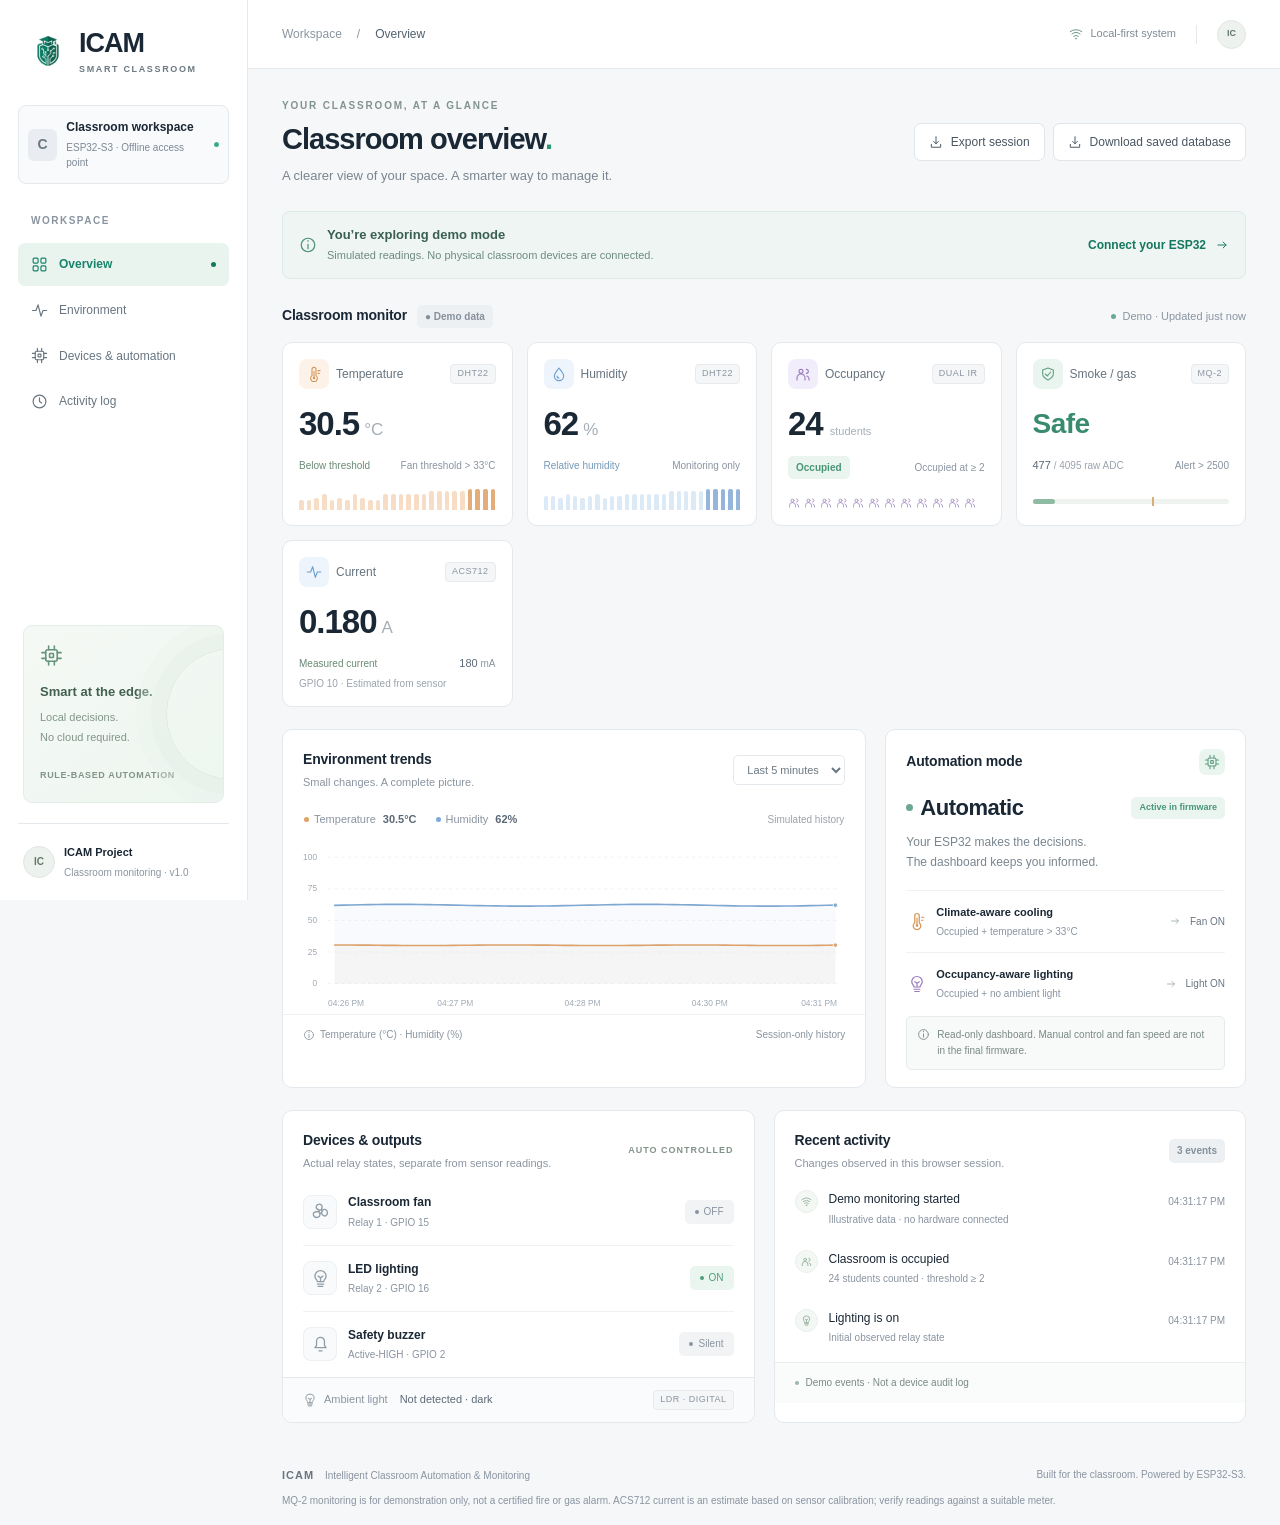
<file: data/index.html>
<!DOCTYPE html>
<html lang="en">
<head>
  <meta charset="UTF-8"><meta name="viewport" content="width=device-width, initial-scale=1">
  <meta name="theme-color" content="#137d68"><meta name="description" content="ICAM classroom monitoring dashboard for the ESP32-S3. Rule-based automation, clearly visible.">
  <title>ICAM · Classroom overview</title><link rel="stylesheet" href="styles.css"><script src="app.js" defer></script>
</head>
<body>
<svg class="svg-library" xmlns="http://www.w3.org/2000/svg" aria-hidden="true"><defs>
<symbol id="i-grid" viewBox="0 0 24 24"><rect x="3" y="3" width="7" height="7" rx="1.5"/><rect x="14" y="3" width="7" height="7" rx="1.5"/><rect x="3" y="14" width="7" height="7" rx="1.5"/><rect x="14" y="14" width="7" height="7" rx="1.5"/></symbol>
<symbol id="i-chip" viewBox="0 0 24 24"><rect x="6" y="6" width="12" height="12" rx="2"/><path d="M9 2v4m6-4v4M9 18v4m6-4v4M2 9h4m-4 6h4m12-6h4m-4 6h4"/><rect x="10" y="10" width="4" height="4" rx=".5"/></symbol>
<symbol id="i-temp" viewBox="0 0 24 24"><path d="M9 14.5V5a3 3 0 0 1 6 0v9.5a5 5 0 1 1-6 0Z"/><path d="M12 8v9m6-10h3m-3 4h2"/><circle cx="12" cy="18" r="1"/></symbol>
<symbol id="i-drop" viewBox="0 0 24 24"><path d="M12 3C9 7 5 11 5 15a7 7 0 0 0 14 0c0-4-4-8-7-12Z"/><path d="M9 15a3 3 0 0 0 3 3"/></symbol>
<symbol id="i-users" viewBox="0 0 24 24"><circle cx="9" cy="8" r="3"/><path d="M3 21v-3a6 6 0 0 1 12 0v3M17 5a3 3 0 0 1 0 6m1 4a5 5 0 0 1 3 4v2"/></symbol>
<symbol id="i-shield" viewBox="0 0 24 24"><path d="m12 3 8 3v6c0 5-8 9-8 9s-8-4-8-9V6Z"/><path d="m8 12 3 3 5-6"/></symbol>
<symbol id="i-bulb" viewBox="0 0 24 24"><path d="M8 16c0-3-3-3-3-7a7 7 0 0 1 14 0c0 4-3 4-3 7ZM8 19h8m-7 3h6m-3-6v-5m-3-2 3 2 3-2"/></symbol>
<symbol id="i-fan" viewBox="0 0 24 24"><circle cx="12" cy="12" r="2"/><path d="M10 10C3 8 8 1 12 3c3 1 2 5 1 7m1 1c5-5 9 3 5 6-2 2-5-1-6-3m-2 0c2 7-7 7-8 2-1-3 3-4 7-4"/></symbol>
<symbol id="i-bell" viewBox="0 0 24 24"><path d="M5 16h14l-2-3V8a5 5 0 0 0-10 0v5Zm5 4h4"/></symbol>
<symbol id="i-wifi" viewBox="0 0 24 24"><path d="M2 8a16 16 0 0 1 20 0M5 12a11 11 0 0 1 14 0m-11 4a6 6 0 0 1 8 0"/><circle cx="12" cy="20" r=".7"/></symbol>
<symbol id="i-book" viewBox="0 0 24 24"><path d="M12 5C8 2 3 4 3 4v15s5-2 9 1c4-3 9-1 9-1V4s-5-2-9 1Zm0 0v15"/></symbol>
<symbol id="i-arrow" viewBox="0 0 24 24"><path d="M5 12h14m-5-5 5 5-5 5"/></symbol>
<symbol id="i-download" viewBox="0 0 24 24"><path d="M12 3v12m-4-4 4 4 4-4M4 16v5h16v-5"/></symbol>
<symbol id="i-pulse" viewBox="0 0 24 24"><path d="M2 12h5l3-8 4 16 3-8h5"/></symbol>
<symbol id="i-clock" viewBox="0 0 24 24"><circle cx="12" cy="12" r="9"/><path d="M12 7v5l3 2"/></symbol>
<symbol id="i-info" viewBox="0 0 24 24"><circle cx="12" cy="12" r="9"/><path d="M12 11v6m0-11v1"/></symbol>
</defs></svg>
<aside class="sidebar">
  <a class="brand" href="index.html" aria-label="ICAM home"><span class="brand-icon"><img src="[data-uri]" alt="ICAM Logo" class="brand-logo-img"></span><span>ICAM<span class="brand-sub">SMART CLASSROOM</span></span></a>
  <div class="workspace"><span class="room-icon">C</span><span>Classroom workspace<small>ESP32-S3 · Offline access point</small></span><span class="workspace-dot"></span></div>
  <p class="nav-label">WORKSPACE</p>
  <nav aria-label="Main navigation"><a class="nav-link active" href="#overview"><svg><use href="#i-grid"/></svg>Overview<span class="nav-selected"></span></a><a class="nav-link" href="#environment"><svg><use href="#i-pulse"/></svg>Environment</a><a class="nav-link" href="#devices"><svg><use href="#i-chip"/></svg>Devices & automation</a><a class="nav-link" href="#activity"><svg><use href="#i-clock"/></svg>Activity log</a></nav>
  <div class="sidebar-bottom"><div class="edge-card"><span class="edge-symbol"><svg><use href="#i-chip"/></svg></span><strong>Smart at the edge.</strong><p>Local decisions.<br>No cloud required.</p><span class="tiny-label">RULE-BASED AUTOMATION</span></div><div class="sidebar-footer"><span class="avatar">IC</span><span>ICAM Project<small>Classroom monitoring · v1.0</small></span></div></div>
</aside>
<div class="app-shell">
<header class="topbar"><div class="breadcrumb">Workspace <span>/</span> <strong>Overview</strong></div><div class="topbar-right"><span class="local-label"><svg><use href="#i-wifi"/></svg> Local-first system</span><span class="header-divider"></span><span class="avatar small">IC</span></div></header>
<main id="overview">
  <section class="page-heading"><div><div class="eyebrow">YOUR CLASSROOM, AT A GLANCE</div><h1>Classroom overview<span class="heading-dot">.</span></h1><p>A clearer view of your space. A smarter way to manage it.</p></div><div style="display:flex;gap:8px;flex-wrap:wrap"><button class="button" id="export-button"><svg><use href="#i-download"/></svg>Export session</button><button class="button" id="database-button"><svg><use href="#i-download"/></svg>Download saved database</button></div></section>
  <section class="source-banner" aria-label="Data source"><div class="source-message"><span class="source-icon"><svg><use href="#i-info"/></svg></span><div><strong id="source-title">Offline-ready classroom dashboard</strong><span id="source-description">Connect directly to the ESP32 Wi-Fi network to see real sensor readings; no internet is required.</span></div></div><button class="text-button" id="source-button">Connection guide <svg><use href="#i-arrow"/></svg></button></section>
  <section class="section-heading monitoring-heading"><div class="section-title"><h2>Classroom monitor</h2><span class="pill neutral" id="data-badge"><span class="status-dot"></span>Demo data</span></div><div class="last-updated"><span class="status-dot"></span><span id="updated-label">Waiting for readings</span></div></section>
  <section class="metrics" aria-label="Current sensor readings">
    <article class="metric-card"><div class="metric-top"><span class="icon-box orange"><svg><use href="#i-temp"/></svg></span><span class="metric-label">Temperature</span><span class="sensor-tag">DHT22</span></div><div class="metric-value"><span id="temperature">—</span><span class="unit">°C</span></div><div class="metric-bottom"><span class="metric-status" id="temp-status">—</span><span>Fan threshold &gt; 33°C</span></div><div class="mini-bars orange-bars" aria-hidden="true"><i></i><i></i><i></i><i></i><i></i><i></i><i></i><i></i><i></i><i></i><i></i><i></i><i></i><i></i><i></i><i></i><i></i><i></i><i></i><i></i><i></i><i></i><i></i><i></i><i></i><i></i></div></article>
    <article class="metric-card"><div class="metric-top"><span class="icon-box blue"><svg><use href="#i-drop"/></svg></span><span class="metric-label">Humidity</span><span class="sensor-tag">DHT22</span></div><div class="metric-value"><span id="humidity">—</span><span class="unit">%</span></div><div class="metric-bottom"><span class="metric-status blue-text">Relative humidity</span><span>Monitoring only</span></div><div class="mini-bars blue-bars" aria-hidden="true"><i></i><i></i><i></i><i></i><i></i><i></i><i></i><i></i><i></i><i></i><i></i><i></i><i></i><i></i><i></i><i></i><i></i><i></i><i></i><i></i><i></i><i></i><i></i><i></i><i></i><i></i><i></i></div></article>
    <article class="metric-card"><div class="metric-top"><span class="icon-box purple"><svg><use href="#i-users"/></svg></span><span class="metric-label">Occupancy</span><span class="sensor-tag">DUAL IR</span></div><div class="metric-value"><span id="students">—</span><span class="unit unit-word">students</span></div><div class="metric-bottom"><span class="pill green" id="occupancy">—</span><span>Occupied at ≥ 2</span></div><div class="occupancy-visual" id="occupancy-visual" aria-hidden="true"></div></article>
    <article class="metric-card"><div class="metric-top"><span class="icon-box mint"><svg><use href="#i-shield"/></svg></span><span class="metric-label">Smoke / gas</span><span class="sensor-tag">MQ-2</span></div><div class="metric-value gas-value" id="gas-status">—</div><div class="metric-bottom"><span><strong id="gas-raw">—</strong> <span class="muted">/ 4095 raw ADC</span></span><span>Alert &gt; 2500</span></div><div class="gas-meter"><span id="gas-meter-fill"></span><i title="Gas threshold: 2500"></i></div></article>
    <article class="metric-card"><div class="metric-top"><span class="icon-box blue"><svg><use href="#i-pulse"/></svg></span><span class="metric-label">Current</span><span class="sensor-tag">ACS712</span></div><div class="metric-value"><span id="current-amps">—</span><span class="unit">A</span></div><div class="metric-bottom"><span class="metric-status">Measured current</span><span><strong id="current-ma">—</strong> mA</span></div><div class="metric-bottom"><span class="muted">GPIO 10 · Estimated from sensor</span></div></article>
  </section>
  <div class="main-grid">
    <section class="panel environment-panel" id="environment"><div class="panel-heading"><div><h2>Environment trends</h2><p>Small changes. A complete picture.</p></div><select id="chart-range" aria-label="Chart time range"><option value="5">Last 5 minutes</option><option value="1">Last 1 minute</option></select></div><div class="chart-legend"><span><i class="legend-dot temp-dot"></i>Temperature <strong id="legend-temp">—</strong></span><span><i class="legend-dot humidity-dot"></i>Humidity <strong id="legend-humidity">—</strong></span><span class="chart-session" id="chart-session">Simulated history</span></div><div class="chart-wrap"><svg id="trend-chart" viewBox="0 0 660 210" role="img" aria-label="Temperature and humidity readings over time"></svg><div id="chart-empty" hidden>No valid readings yet. History starts when your device connects.</div></div><div class="chart-foot"><svg><use href="#i-info"/></svg>Temperature (°C) · Humidity (%) <span>Session-only history</span></div></section>
    <section class="panel automation-panel"><div class="panel-heading"><h2>Automation mode</h2><span class="icon-box compact mint"><svg><use href="#i-chip"/></svg></span></div><div class="auto-label"><span class="status-dot"></span>Automatic<span class="pill green">Active in firmware</span></div><p class="automation-description">Your ESP32 makes the decisions.<br>The dashboard keeps you informed.</p><div class="rule"><span class="rule-icon orange"><svg><use href="#i-temp"/></svg></span><div><strong>Climate-aware cooling</strong><span>Occupied + temperature &gt; 33°C</span></div><svg><use href="#i-arrow"/></svg><span class="rule-result">Fan ON</span></div><div class="rule"><span class="rule-icon purple"><svg><use href="#i-bulb"/></svg></span><div><strong>Occupancy-aware lighting</strong><span>Occupied + no ambient light</span></div><svg><use href="#i-arrow"/></svg><span class="rule-result">Light ON</span></div><div class="mode-note"><svg><use href="#i-info"/></svg>Read-only dashboard. Manual control and fan speed are not in the final firmware.</div></section>
  </div>
  <div class="lower-grid">
    <section class="panel device-panel" id="devices"><div class="panel-heading"><div><h2>Devices & outputs</h2><p>Actual relay states, separate from sensor readings.</p></div><span class="tiny-label">AUTO CONTROLLED</span></div><div class="device-list"><article class="device"><span class="device-icon"><svg><use href="#i-fan"/></svg></span><div><h3>Classroom fan</h3><p>Relay 1 · GPIO 15</p></div><span class="device-state" id="fan-state">—</span></article><article class="device"><span class="device-icon"><svg><use href="#i-bulb"/></svg></span><div><h3>LED lighting</h3><p>Relay 2 · GPIO 16</p></div><span class="device-state" id="light-state">—</span></article><article class="device"><span class="device-icon"><svg><use href="#i-bell"/></svg></span><div><h3>Safety buzzer</h3><p>Active-HIGH · GPIO 2</p></div><span class="device-state" id="buzzer-state">—</span></article></div><div class="ambient-row"><svg><use href="#i-bulb"/></svg><span>Ambient light <strong id="ambient-state">—</strong></span><span class="sensor-tag">LDR · DIGITAL</span></div></section>
    <section class="panel activity-panel" id="activity"><div class="panel-heading"><div><h2>Recent activity</h2><p>Changes observed in this browser session.</p></div><span class="pill neutral" id="event-count">0 events</span></div><ol id="activity-list" class="activity-list"></ol><div class="activity-footer"><span class="status-dot"></span><span id="activity-source">Demo events · Not a device audit log</span></div></section>
  </div>
  <footer class="page-footer"><span><strong>ICAM</strong> Intelligent Classroom Automation & Monitoring</span><span>Built for the classroom. Powered by ESP32-S3.</span></footer>
  <p class="safety-note">MQ-2 monitoring is for demonstration only, not a certified fire or gas alarm. ACS712 current is an estimate based on sensor calibration; verify readings against a suitable meter.</p>
</main>
</div>
<dialog id="source-dialog"><div class="dialog-heading"><span class="eyebrow">DASHBOARD CONNECTION</span><button id="close-dialog" class="close-button" aria-label="Close dialog">×</button></div><h2>Choose your data source</h2><p>Connect your phone or laptop to the Wi-Fi network created by the ESP32. Internet access and college Wi-Fi are not required.</p><div class="source-option"><h3>Explore demo mode <span class="pill neutral">No hardware</span></h3><p>Preview classroom conditions without operating any real device.</p><label for="demo-scenario">Classroom scenario</label><select id="demo-scenario"><option value="normal">Occupied · lights on · fan off</option><option value="warm">Warm classroom · fan on</option><option value="gas">Gas threshold exceeded</option><option value="empty">Empty classroom · outputs off</option><option value="bright">Bright classroom · lighting off</option></select><button class="button primary" id="demo-button">Use demo data</button></div><div class="source-option"><h3>Connect to your ESP32 <span class="pill green">Offline Wi-Fi</span></h3><p>Connect to <code>ICAM-Classroom</code> (password <code>ICAM@2026</code>), then open <code>http://192.168.4.1</code>. If your phone says “No internet”, choose to stay connected. Device mode reads real sensor data from the ESP32.</p><div class="dialog-actions"><button class="button primary" id="live-button">Use this host’s API</button></div></div></dialog>
<div id="toast" role="status" hidden></div>
</body></html>
</file>
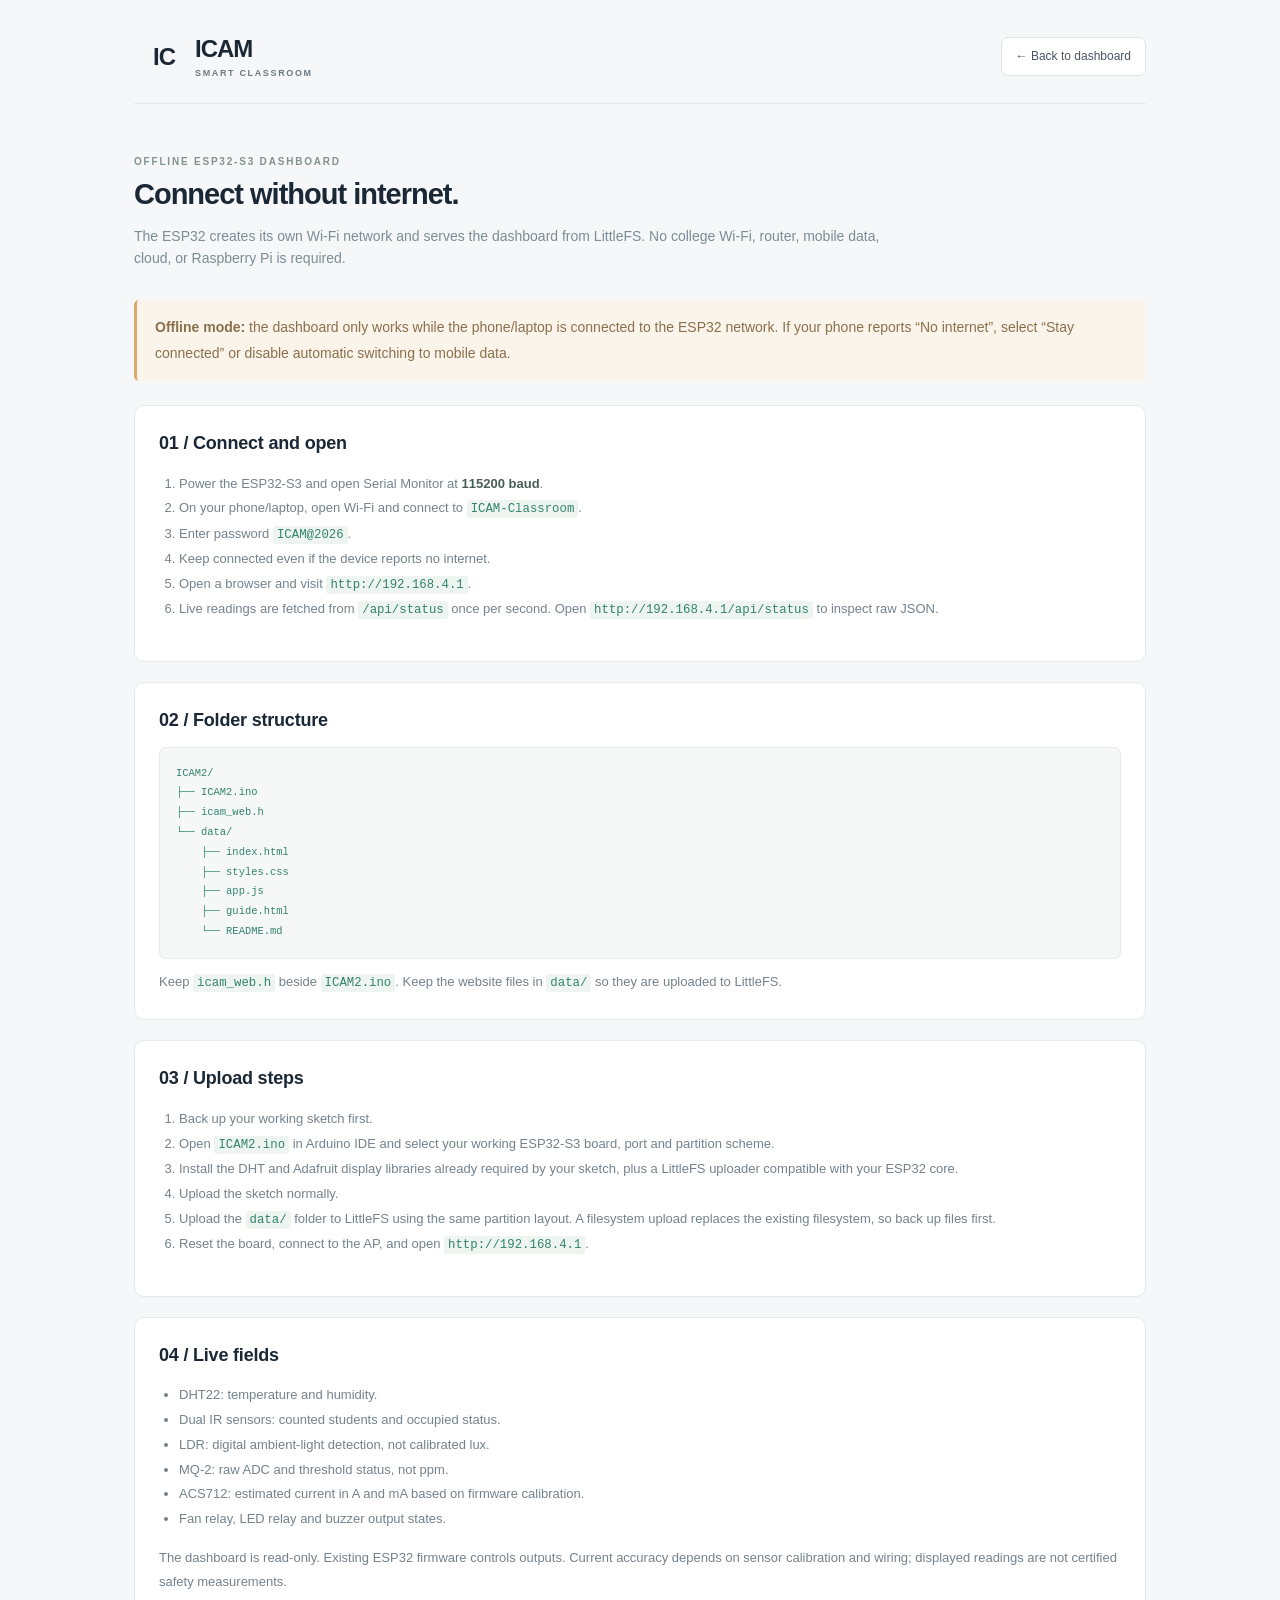
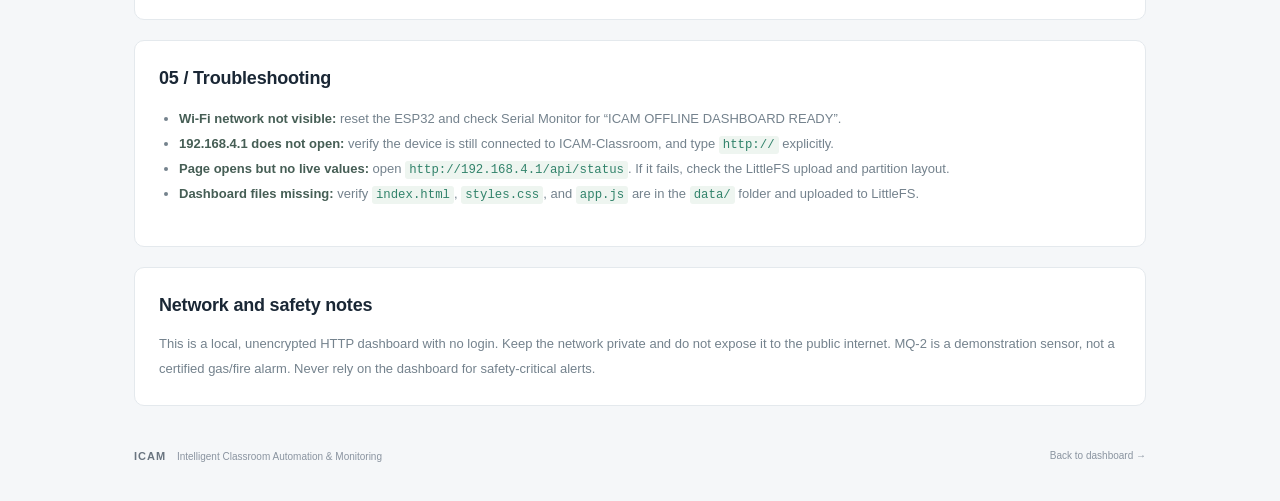
<file: data/guide.html>
<!DOCTYPE html>
<html lang="en">
<head>
  <meta charset="UTF-8">
  <meta name="viewport" content="width=device-width, initial-scale=1">
  <title>ICAM · Offline setup guide</title>
  <link rel="stylesheet" href="styles.css">
</head>
<body>
<main class="guide-shell">
  <header class="guide-header"><a class="brand" href="/"><span class="brand-icon">IC</span><span>ICAM<span class="brand-sub">SMART CLASSROOM</span></span></a><a class="button" href="/">← Back to dashboard</a></header>
  <section class="guide-hero"><div class="eyebrow">OFFLINE ESP32-S3 DASHBOARD</div><h1>Connect without internet.</h1><p>The ESP32 creates its own Wi-Fi network and serves the dashboard from LittleFS. No college Wi-Fi, router, mobile data, cloud, or Raspberry Pi is required.</p></section>
  <div class="guide-warning"><strong>Offline mode:</strong> the dashboard only works while the phone/laptop is connected to the ESP32 network. If your phone reports “No internet”, select “Stay connected” or disable automatic switching to mobile data.</div>
  <section class="guide-card"><h2>01 / Connect and open</h2><ol><li>Power the ESP32-S3 and open Serial Monitor at <strong>115200 baud</strong>.</li><li>On your phone/laptop, open Wi-Fi and connect to <code>ICAM-Classroom</code>.</li><li>Enter password <code>ICAM@2026</code>.</li><li>Keep connected even if the device reports no internet.</li><li>Open a browser and visit <code>http://192.168.4.1</code>.</li><li>Live readings are fetched from <code>/api/status</code> once per second. Open <code>http://192.168.4.1/api/status</code> to inspect raw JSON.</li></ol></section>
  <section class="guide-card"><h2>02 / Folder structure</h2><pre><code>ICAM2/
├── ICAM2.ino
├── icam_web.h
└── data/
    ├── index.html
    ├── styles.css
    ├── app.js
    ├── guide.html
    └── README.md</code></pre><p>Keep <code>icam_web.h</code> beside <code>ICAM2.ino</code>. Keep the website files in <code>data/</code> so they are uploaded to LittleFS.</p></section>
  <section class="guide-card"><h2>03 / Upload steps</h2><ol><li>Back up your working sketch first.</li><li>Open <code>ICAM2.ino</code> in Arduino IDE and select your working ESP32-S3 board, port and partition scheme.</li><li>Install the DHT and Adafruit display libraries already required by your sketch, plus a LittleFS uploader compatible with your ESP32 core.</li><li>Upload the sketch normally.</li><li>Upload the <code>data/</code> folder to LittleFS using the same partition layout. A filesystem upload replaces the existing filesystem, so back up files first.</li><li>Reset the board, connect to the AP, and open <code>http://192.168.4.1</code>.</li></ol></section>
  <section class="guide-card"><h2>04 / Live fields</h2><ul><li>DHT22: temperature and humidity.</li><li>Dual IR sensors: counted students and occupied status.</li><li>LDR: digital ambient-light detection, not calibrated lux.</li><li>MQ-2: raw ADC and threshold status, not ppm.</li><li>ACS712: estimated current in A and mA based on firmware calibration.</li><li>Fan relay, LED relay and buzzer output states.</li></ul><p>The dashboard is read-only. Existing ESP32 firmware controls outputs. Current accuracy depends on sensor calibration and wiring; displayed readings are not certified safety measurements.</p></section>
  <section class="guide-card"><h2>05 / Troubleshooting</h2><ul><li><strong>Wi-Fi network not visible:</strong> reset the ESP32 and check Serial Monitor for “ICAM OFFLINE DASHBOARD READY”.</li><li><strong>192.168.4.1 does not open:</strong> verify the device is still connected to ICAM-Classroom, and type <code>http://</code> explicitly.</li><li><strong>Page opens but no live values:</strong> open <code>http://192.168.4.1/api/status</code>. If it fails, check the LittleFS upload and partition layout.</li><li><strong>Dashboard files missing:</strong> verify <code>index.html</code>, <code>styles.css</code>, and <code>app.js</code> are in the <code>data/</code> folder and uploaded to LittleFS.</li></ul></section>
  <section class="guide-card"><h2>Network and safety notes</h2><p>This is a local, unencrypted HTTP dashboard with no login. Keep the network private and do not expose it to the public internet. MQ-2 is a demonstration sensor, not a certified gas/fire alarm. Never rely on the dashboard for safety-critical alerts.</p></section>
  <footer class="page-footer"><span><strong>ICAM</strong> Intelligent Classroom Automation & Monitoring</span><a href="/">Back to dashboard →</a></footer>
</main>
</body>
</html>
</file>
<file: data/styles.css>
:root {
  --bg: #f5f7f9;
  --white: #fff;
  --ink: #1a2735;
  --muted: #7d8896;
  --green: #14775f;
  --green-soft: #e8f4ee;
  --border: #e4e9ed;
  --sidebar: 248px;
  --orange: #d98e4e;
  --blue: #5e94cc;
}

* {
  box-sizing: border-box;
}

html {
  scroll-behavior: smooth;
  scroll-padding-top: 85px;
}

body {
  margin: 0;
  font-family: Inter, -apple-system, BlinkMacSystemFont, "Segoe UI", sans-serif;
  font-size: 14px;
  color: var(--ink);
  background: var(--bg);
  line-height: 1.55;
  -webkit-font-smoothing: antialiased;
  -moz-osx-font-smoothing: grayscale;
  text-rendering: optimizeLegibility;
}

button,
input,
select {
  font: inherit;
}

button,
a,
select {
  -webkit-tap-highlight-color: transparent;
}

button,
a {
  touch-action: manipulation;
}

button {
  cursor: pointer;
}

a {
  color: inherit;
  text-decoration: none;
}

svg {
  width: 20px;
  height: 20px;
  fill: none;
  stroke: currentColor;
  stroke-width: 1.65;
  stroke-linecap: round;
  stroke-linejoin: round;
  flex-shrink: 0;
}

.svg-library {
  position: absolute;
  width: 0;
  height: 0;
  overflow: hidden;
}

button:focus-visible,
a:focus-visible,
select:focus-visible {
  outline: 3px solid #54ad98;
  outline-offset: 4px;
}

button {
  transition: background 0.15s, box-shadow 0.15s;
}

button:hover,
.button:hover {
  box-shadow: 0 2px 8px #203b3010;
}

/* Sidebar */
.sidebar {
  position: fixed;
  inset: 0 auto 0 0;
  width: var(--sidebar);
  background: #fff;
  border-right: 1px solid var(--border);
  padding: 28px 18px 0;
  display: flex;
  flex-direction: column;
  z-index: 20;
}

.brand {
  display: flex;
  gap: 11px;
  align-items: center;
  padding: 0 10px;
  font-size: 27px;
  letter-spacing: -1px;
  font-weight: 750;
  line-height: 1.15;
}

.brand-icon {
  width: 40px;
  height: 42px;
  background: transparent;
  display: flex;
  align-items: center;
  justify-content: center;
  flex-shrink: 0;
}

.brand-icon img {
  width: 100%;
  height: 100%;
  object-fit: contain;
  display: block;
}

.brand-icon svg {
  width: 26px;
  height: 26px;
}

.brand-sub {
  display: block;
  font-size: 9px;
  letter-spacing: 1.65px;
  font-weight: 600;
  margin-top: 5px;
  color: #6d7a82;
}

.workspace {
  margin: 31px 0 29px;
  background: #f8fafb;
  border: 1px solid var(--border);
  border-radius: 8px;
  display: flex;
  align-items: center;
  gap: 9px;
  padding: 12px 9px;
  font-size: 12px;
  font-weight: 600;
  position: relative;
}

.workspace small {
  display: block;
  font-size: 10px;
  color: var(--muted);
  font-weight: 400;
  margin-top: 3px;
}

.room-icon {
  background: #e9edf1;
  border-radius: 6px;
  width: 30px;
  height: 32px;
  display: grid;
  place-items: center;
  font-size: 14px;
  color: #6a7884;
}

.workspace-dot {
  height: 5px;
  width: 5px;
  border-radius: 50%;
  background: #3aab86;
  margin-left: auto;
}

.nav-label {
  font-size: 10px;
  letter-spacing: 1.5px;
  color: #8a94a0;
  font-weight: 650;
  margin: 0 13px 12px;
}

.nav-link {
  display: flex;
  align-items: center;
  gap: 11px;
  padding: 12px 13px;
  border-radius: 7px;
  color: #687580;
  font-size: 12px;
  margin: 3px 0;
  font-weight: 500;
  transition: background 0.15s, color 0.15s;
}

.nav-link svg {
  width: 17px;
  height: 17px;
}

.nav-link:hover {
  background: #f6f8fa;
  color: var(--green);
}

.nav-link.active {
  background: #e9f4ef;
  color: #18846b;
  font-weight: 650;
}

.nav-selected {
  width: 5px;
  height: 5px;
  background: var(--green);
  border-radius: 50%;
  margin-left: auto;
}

.nav-out {
  margin-left: auto;
  width: 14px !important;
}

.resources-label {
  margin-top: 32px;
}

.sidebar-bottom {
  margin-top: auto;
  padding-top: 32px;
}

.edge-card {
  border: 1px solid #e2eee7;
  background: linear-gradient(140deg, #f5f9f5, #edf6f0);
  padding: 18px 16px;
  border-radius: 9px;
  margin: 20px 5px;
  color: #436052;
  position: relative;
  overflow: hidden;
}

.edge-card:after {
  content: "";
  position: absolute;
  width: 130px;
  height: 130px;
  border: 1px solid #deebe1;
  border-radius: 50%;
  right: -75px;
  top: 22px;
  box-shadow: 0 0 0 15px #e5efe880, 0 0 0 30px #e5efe850;
}

.edge-symbol {
  display: block;
  margin-bottom: 8px;
  color: #65947d;
}

.edge-symbol svg {
  width: 23px;
  height: 23px;
}

.edge-card strong {
  font-size: 13px;
  font-weight: 600;
}

.edge-card p {
  font-size: 11px;
  color: #80958a;
  margin: 5px 0 15px;
  line-height: 1.8;
}

.tiny-label {
  font-size: 9px;
  letter-spacing: 1px;
  font-weight: 600;
  color: #82948a;
}

.edge-card .tiny-label {
  font-size: 9px;
  letter-spacing: 0.65px;
}

.sidebar-footer {
  border-top: 1px solid var(--border);
  display: flex;
  align-items: center;
  gap: 9px;
  padding: 20px 5px;
  font-size: 11px;
  font-weight: 600;
}

.sidebar-footer small {
  display: block;
  font-size: 10px;
  color: #8a949e;
  font-weight: 400;
  margin-top: 3px;
}

.avatar {
  display: grid;
  place-items: center;
  width: 32px;
  height: 32px;
  background: #edf2ee;
  border: 1px solid #e1e7e2;
  border-radius: 50%;
  font-size: 10px;
  color: #63786b;
  font-weight: 600;
}

.avatar.small {
  width: 29px;
  height: 29px;
  font-size: 9px;
}

/* Layout & Topbar */
.app-shell {
  margin-left: var(--sidebar);
}

.topbar {
  height: 69px;
  background: #fff;
  border-bottom: 1px solid var(--border);
  display: flex;
  justify-content: space-between;
  align-items: center;
  padding: 0 34px;
}

.breadcrumb {
  color: #8a95a0;
  font-size: 12px;
  display: flex;
  gap: 15px;
}

.breadcrumb strong {
  font-weight: 500;
  color: #536170;
}

.topbar-right {
  display: flex;
  align-items: center;
  gap: 20px;
}

.local-label {
  display: flex;
  gap: 7px;
  align-items: center;
  font-size: 11px;
  color: #7e8a95;
}

.local-label svg {
  width: 14px;
  height: 14px;
  color: #699481;
}

.header-divider {
  width: 1px;
  height: 19px;
  background: var(--border);
}

main {
  max-width: 1540px;
  margin: auto;
  padding: 29px 34px 16px;
}

.page-heading {
  display: flex;
  align-items: center;
  justify-content: space-between;
  gap: 16px;
  margin-bottom: 25px;
}

.eyebrow {
  font-size: 10px;
  letter-spacing: 1.8px;
  font-weight: 650;
  color: #82928f;
  margin-bottom: 7px;
}

h1,
h2,
h3,
p {
  margin: 0;
}

h1 {
  font-size: 29px;
  letter-spacing: -1px;
  line-height: 1.3;
  font-weight: 650;
}

.heading-dot {
  color: #2a9474;
}

h2 {
  font-size: 14px;
  font-weight: 650;
  letter-spacing: -0.2px;
}

h3 {
  font-size: 12px;
  font-weight: 600;
}

.page-heading p {
  font-size: 13px;
  color: #7a8590;
  margin-top: 8px;
}

.button {
  display: inline-flex;
  align-items: center;
  justify-content: center;
  gap: 8px;
  padding: 9px 14px;
  border: 1px solid #dfe5e8;
  background: white;
  border-radius: 7px;
  font-size: 12px;
  color: #4a5662;
  font-weight: 500;
  white-space: nowrap;
  transition: background 0.15s, box-shadow 0.15s, border-color 0.15s;
}

.button svg {
  width: 14px;
  height: 14px;
}

/* Banners & Headings */
.source-banner {
  background: #eef5f3;
  border: 1px solid #dcebe5;
  border-radius: 8px;
  padding: 13px 16px;
  display: flex;
  justify-content: space-between;
  gap: 12px;
  align-items: center;
  margin-bottom: 26px;
}

.source-message {
  display: flex;
  gap: 10px;
  align-items: center;
}

.source-icon {
  color: #4b927a;
  display: flex;
}

.source-icon svg {
  width: 18px;
  height: 18px;
}

.source-message strong {
  font-size: 13px;
  color: #3a5f52;
  font-weight: 600;
  display: block;
}

.source-message span:not(.source-icon) {
  font-size: 11px;
  color: #6d8b80;
  display: block;
  margin-top: 2px;
}

.text-button {
  background: none;
  border: 0;
  padding: 6px 0;
  color: var(--green);
  font-size: 12px;
  font-weight: 600;
  display: inline-flex;
  align-items: center;
  gap: 9px;
  white-space: nowrap;
  transition: opacity 0.15s;
}

.text-button svg {
  width: 14px;
  height: 14px;
}

.section-heading {
  display: flex;
  align-items: center;
  justify-content: space-between;
  margin-bottom: 14px;
  gap: 10px;
}

.section-title {
  display: flex;
  align-items: center;
  gap: 10px;
}

.pill {
  display: inline-flex;
  align-items: center;
  gap: 5px;
  border-radius: 5px;
  padding: 4px 8px;
  font-size: 10px;
  font-weight: 550;
  white-space: nowrap;
}

.neutral {
  background: #edf0f3;
  color: #84909b;
}

.green {
  background: #eaf5ef;
  color: #479577;
}

.red {
  background: #fceceb;
  color: #bb5e57;
}

.status-dot {
  display: inline-block;
  width: 5px;
  height: 5px;
  background: #6ca88f;
  border-radius: 50%;
  flex-shrink: 0;
}

.neutral .status-dot {
  background: #a0abb5;
}

.last-updated {
  display: flex;
  align-items: center;
  gap: 6px;
  font-size: 11px;
  color: #8a94a0;
}

/* Metrics Grid */
.metrics {
  display: grid;
  grid-template-columns: repeat(4, minmax(0, 1fr));
  gap: 14px;
  margin-bottom: 22px;
}

.metric-card {
  background: white;
  border: 1px solid var(--border);
  border-radius: 10px;
  padding: 16px 16px 12px;
  min-width: 0;
  box-shadow: 0 2px 3px #243e4c02;
}

.metric-top {
  display: flex;
  align-items: center;
  gap: 7px;
}

.icon-box {
  width: 30px;
  height: 30px;
  display: grid;
  place-items: center;
  border-radius: 8px;
  flex-shrink: 0;
}

.icon-box svg {
  width: 16px;
  height: 16px;
}

.orange {
  background: #fdf2e8;
  color: #d79555;
}

.blue {
  background: #edf4fc;
  color: #6b9dce;
}

.purple {
  background: #f2edfa;
  color: #9a7cbe;
}

.mint {
  background: #eaf5ef;
  color: #61a084;
}

.metric-label {
  font-size: 12px;
  font-weight: 500;
  color: #66737f;
  white-space: nowrap;
}

.sensor-tag {
  font-size: 9px;
  letter-spacing: 0.5px;
  color: #8a94a0;
  background: #f4f6f8;
  border: 1px solid #e7ebee;
  border-radius: 4px;
  padding: 2px 6px;
  white-space: nowrap;
  margin-left: auto;
  font-weight: 500;
}

.metric-value {
  display: flex;
  align-items: baseline;
  gap: 5px;
  font-size: 33px;
  line-height: 1.2;
  letter-spacing: -1px;
  font-weight: 600;
  margin: 15px 0 12px;
  font-variant-numeric: tabular-nums;
}

.unit {
  font-size: 17px;
  letter-spacing: 0;
  color: #a5aeb6;
  font-weight: 400;
}

.unit-word {
  font-size: 11px;
  margin-left: 2px;
}

.gas-value {
  font-size: 28px;
  color: #398b70;
  height: 40px;
  align-items: center;
  letter-spacing: -0.5px;
}

.metric-bottom {
  display: flex;
  justify-content: space-between;
  align-items: center;
  font-size: 10px;
  color: #8a94a0;
  gap: 4px;
  min-height: 20px;
  white-space: nowrap;
}

.metric-bottom strong {
  font-size: 11px;
  color: #5d6a77;
  font-weight: 500;
}

.metric-status {
  color: #6a8a75;
  font-size: 10px;
}

.blue-text {
  color: #7598b8;
}

.muted {
  color: #9ba4ac;
}

.mini-bars {
  height: 21px;
  display: flex;
  gap: 3px;
  align-items: flex-end;
  margin-top: 13px;
  overflow: hidden;
}

.mini-bars i {
  height: 45%;
  flex: 1;
  border-radius: 2px 2px 0 0;
  background: #f7ddc6;
}

.mini-bars i:nth-child(3n) {
  height: 56%;
}

.mini-bars i:nth-child(4n) {
  height: 73%;
}

.mini-bars i:nth-child(n+13) {
  height: 75%;
}

.mini-bars i:nth-child(n+18) {
  height: 87%;
}

.mini-bars i:nth-child(n+23) {
  height: 100%;
  background: #e4ac78;
}

.blue-bars i {
  background: #dce9f7;
  height: 65%;
}

.blue-bars i:nth-child(n+23) {
  background: #95b5db;
}

.occupancy-visual {
  display: flex;
  gap: 4px;
  margin-top: 12px;
  height: 22px;
  align-items: center;
  overflow: hidden;
}

.occupancy-visual svg {
  width: 12px;
  height: 19px;
  color: #d8c8eb;
  flex-shrink: 1;
}

.occupancy-visual svg.filled {
  color: #a087bd;
}

.gas-meter {
  height: 5px;
  background: #eff3f0;
  border-radius: 4px;
  position: relative;
  margin: 23px 0 7px;
}

.gas-meter span {
  display: block;
  height: 100%;
  background: #8dbba4;
  border-radius: 4px;
  transition: width 0.3s;
}

.gas-meter i {
  position: absolute;
  width: 2px;
  height: 9px;
  top: -2px;
  left: 61.05%;
  background: #d5ae79;
}

/* Panels & Grid */
.main-grid {
  display: grid;
  grid-template-columns: 1.62fr 1fr;
  gap: 19px;
  margin-bottom: 22px;
}

.panel {
  border: 1px solid var(--border);
  background: white;
  border-radius: 10px;
  overflow: hidden;
  min-width: 0;
  scroll-margin-top: 20px;
}

.panel-heading {
  padding: 19px 20px 0;
  display: flex;
  justify-content: space-between;
  align-items: center;
  gap: 10px;
}

.panel-heading p {
  font-size: 11px;
  color: #8a94a0;
  margin-top: 4px;
}

.panel-heading select {
  background: #fff;
  color: #6b7882;
  padding: 7px 9px;
  border: 1px solid var(--border);
  border-radius: 5px;
  font-size: 11px;
}

.chart-legend {
  padding: 20px 21px 0;
  display: flex;
  align-items: center;
  gap: 19px;
  font-size: 11px;
  color: #8a94a0;
}

.chart-legend span {
  display: flex;
  align-items: center;
  gap: 5px;
}

.chart-legend strong {
  font-size: 11px;
  font-weight: 600;
  color: #5a6875;
  margin-left: 2px;
}

.legend-dot {
  width: 5px;
  height: 5px;
  border-radius: 50%;
}

.temp-dot {
  background: #dea266;
}

.humidity-dot {
  background: #7da9da;
}

.chart-session {
  margin-left: auto;
  font-size: 10px !important;
  color: #9aa2aa;
}

.chart-wrap {
  position: relative;
  padding: 9px 13px 0;
  min-height: 180px;
}

.chart-wrap svg {
  width: 100%;
  height: auto;
  display: block;
  overflow: visible;
  stroke: none;
}

.chart-wrap svg text {
  fill: #a0aab4;
  font-size: 10px;
  font-family: inherit;
  stroke: none;
}

.chart-wrap svg .grid-line {
  stroke: #eef1f4;
  stroke-width: 1;
  stroke-dasharray: 3 5;
}

.chart-foot {
  display: flex;
  align-items: center;
  gap: 5px;
  border-top: 1px solid #f0f2f4;
  padding: 12px 20px;
  font-size: 10px;
  color: #8a94a0;
}

.chart-foot svg {
  width: 12px;
  height: 12px;
}

.chart-foot span {
  margin-left: auto;
  font-size: 10px;
}

#chart-empty {
  position: absolute;
  inset: 30% 20% auto;
  text-align: center;
  font-size: 12px;
  color: #7a8791;
}

/* Automation Panel */
.automation-panel .panel-heading {
  padding-bottom: 16px;
}

.compact {
  width: 26px;
  height: 26px;
  border-radius: 7px;
}

.auto-label {
  display: flex;
  align-items: center;
  gap: 7px;
  padding: 0 20px;
  font-size: 22px;
  letter-spacing: -0.5px;
  font-weight: 550;
}

.auto-label > .status-dot {
  height: 7px;
  width: 7px;
}

.auto-label .pill {
  margin-left: auto;
  letter-spacing: 0;
  font-size: 9px;
}

.automation-description {
  padding: 7px 20px 17px;
  font-size: 12px;
  color: #7a868f;
  line-height: 1.7;
}

.rule {
  margin: 0 20px;
  padding: 13px 0;
  border-top: 1px solid #f0f2f4;
  display: flex;
  align-items: center;
  gap: 9px;
}

.rule-icon {
  display: grid;
  place-items: center;
  background: none;
  width: 21px;
}

.rule-icon svg {
  width: 18px;
  height: 18px;
}

.rule strong {
  display: block;
  font-size: 11px;
  font-weight: 550;
}

.rule div span {
  display: block;
  font-size: 10px;
  color: #8a94a0;
  margin-top: 3px;
}

.rule > svg {
  width: 12px;
  height: 12px;
  margin-left: auto;
  color: #a0aab2;
}

.rule-result {
  font-size: 10px;
  color: #6a7580;
  white-space: nowrap;
}

.mode-note {
  display: flex;
  align-items: flex-start;
  gap: 7px;
  background: #f8faf9;
  margin: 1px 20px 17px;
  padding: 10px;
  font-size: 10px;
  color: #7a8a82;
  border: 1px solid #e5ebe7;
  border-radius: 5px;
  line-height: 1.6;
}

.mode-note svg {
  width: 13px;
  height: 13px;
  margin-top: 1px;
}

/* Lower Grid & Devices */
.lower-grid {
  display: grid;
  grid-template-columns: 1fr 1fr;
  gap: 19px;
  margin-bottom: 22px;
}

.device-list {
  padding: 7px 20px 0;
}

.device {
  display: flex;
  gap: 11px;
  align-items: center;
  padding: 14px 0;
  border-bottom: 1px solid #f0f2f4;
}

.device:last-child {
  border: 0;
}

.device-icon {
  display: grid;
  place-items: center;
  width: 34px;
  height: 34px;
  border: 1px solid #ecf0f2;
  border-radius: 8px;
  background: #f8fafb;
  color: #8f9da8;
}

.device-icon svg {
  width: 19px;
  height: 19px;
}

.device h3 {
  font-size: 12px;
}

.device p {
  font-size: 10px;
  color: #8a94a0;
  margin-top: 3px;
}

.device-state {
  margin-left: auto;
  padding: 4px 10px;
  border-radius: 5px;
  font-size: 10px;
  background: #f1f3f5;
  color: #8a94a0;
  display: flex;
  align-items: center;
  gap: 5px;
  font-weight: 500;
}

.device-state:before {
  content: "";
  width: 4px;
  height: 4px;
  background: currentColor;
  border-radius: 50%;
}

.device-state.on {
  background: #eaf5ef;
  color: #4d9d7b;
}

.device-state.alarm {
  background: #fceceb;
  color: #bf6058;
}

.ambient-row {
  background: #fafbfc;
  border-top: 1px solid var(--border);
  display: flex;
  gap: 7px;
  align-items: center;
  padding: 12px 20px;
  font-size: 11px;
  color: #8a94a0;
}

.ambient-row > svg {
  width: 14px;
  height: 14px;
}

.ambient-row strong {
  font-weight: 500;
  color: #5d6a77;
  margin-left: 9px;
}

/* Activity List */
.activity-list {
  list-style: none;
  margin: 0;
  padding: 7px 20px 0;
  min-height: 190px;
}

.activity-list li {
  position: relative;
  display: flex;
  gap: 11px;
  align-items: flex-start;
  padding: 11px 0;
}

.event-marker {
  display: flex;
  align-items: center;
  justify-content: center;
  width: 23px;
  height: 23px;
  border: 1px solid #e9efeb;
  background: #f4f8f5;
  color: #83a58e;
  border-radius: 50%;
  flex-shrink: 0;
}

.event-marker svg {
  width: 11px;
  height: 11px;
}

.event-content strong {
  font-size: 12px;
  font-weight: 500;
  display: block;
}

.event-content p {
  font-size: 10px;
  color: #8a94a0;
  margin-top: 3px;
}

.activity-list time {
  margin-left: auto;
  font-size: 10px;
  color: #8a94a0;
  white-space: nowrap;
  padding-top: 4px;
}

.activity-footer {
  display: flex;
  align-items: center;
  gap: 7px;
  padding: 12px 20px;
  font-size: 10px;
  color: #7a8a82;
  background: #fafcfb;
  border-top: 1px solid #eaf0ec;
}

.activity-footer .status-dot {
  width: 4px;
  height: 4px;
  background: #98b9a9;
}

/* Flow Strip */
.flow-strip {
  display: flex;
  align-items: center;
  gap: 14px;
  background: #eef3f1;
  border: 1px solid #e3eae6;
  border-radius: 9px;
  padding: 18px 20px;
  color: #5e7a6c;
}

.flow-icon {
  display: grid;
  place-items: center;
  background: #e1ebe5;
  border: 1px solid #d9e5dd;
  border-radius: 9px;
  width: 35px;
  height: 35px;
  color: #6c947d;
}

.flow-strip strong {
  font-size: 11px;
  font-weight: 550;
}

.flow-strip p {
  font-size: 9px;
  color: #8a9e92;
  margin-top: 5px;
}

.flow-strip p span {
  padding: 0 7px;
  color: #9fb0a5;
}

.flow-strip > a {
  margin-left: auto;
  display: flex;
  align-items: center;
  gap: 9px;
  font-size: 9px;
  color: #52836c;
  font-weight: 550;
}

.flow-strip > a svg {
  width: 13px;
  height: 13px;
}

/* Page Footer */
.page-footer {
  display: flex;
  justify-content: space-between;
  gap: 15px;
  padding: 22px 0 9px;
  font-size: 10px;
  color: #8a94a0;
}

.page-footer strong {
  color: #6a7580;
  letter-spacing: 1px;
  font-size: 11px;
  margin-right: 8px;
}

.safety-note {
  font-size: 10px;
  color: #8a94a0;
  line-height: 1.6;
}

.error-text {
  color: #bd665d !important;
}

.source-banner.offline {
  background: #fff6ec;
  border-color: #f0e1cc;
}

.source-banner.offline .source-message strong {
  color: #a37539;
}

/* Dialog / Modal */
dialog {
  border: 1px solid var(--border);
  border-radius: 14px;
  padding: 25px;
  width: min(550px, calc(100% - 30px));
  color: var(--ink);
  box-shadow: 0 20px 80px #1a322a22;
  max-height: 90vh;
}

dialog::backdrop {
  background: #172b3a66;
  backdrop-filter: blur(3px);
}

.dialog-heading {
  display: flex;
  justify-content: space-between;
  align-items: center;
}

.close-button {
  border: 0;
  background: #f3f5f6;
  color: #77838d;
  border-radius: 5px;
  width: 28px;
  height: 28px;
  font-size: 23px;
  line-height: 1;
}

dialog h2 {
  font-size: 23px;
  margin: 8px 0;
}

dialog p {
  font-size: 13px;
  color: #7a868f;
  line-height: 1.8;
}

.source-option {
  margin-top: 18px;
  border: 1px solid var(--border);
  padding: 16px;
  border-radius: 8px;
}

.source-option h3 {
  display: flex;
  justify-content: space-between;
  align-items: center;
  margin-bottom: 7px;
}

.source-option label {
  display: block;
  font-size: 12px;
  margin-top: 15px;
  margin-bottom: 5px;
  color: #6a7580;
}

.source-option select {
  width: 100%;
  padding: 10px;
  border-radius: 5px;
  border: 1px solid var(--border);
  background: white;
  color: #4a5662;
  font-size: 13px;
}

.primary {
  background: var(--green);
  color: white;
  border-color: var(--green);
  margin-top: 12px;
}

.dialog-actions {
  display: flex;
  gap: 14px;
  align-items: center;
  margin-top: 14px;
}

code {
  font-size: 0.95em;
  color: #32836b;
  background: #eef5f0;
  border-radius: 3px;
  padding: 2px 4px;
}

#toast {
  position: fixed;
  bottom: 24px;
  left: 50%;
  transform: translateX(-50%);
  background: #244d40;
  color: white;
  box-shadow: 0 8px 20px #233e3522;
  padding: 12px 20px;
  border-radius: 8px;
  z-index: 100;
  font-size: 12px;
  max-width: 90vw;
}

/* Guide Shell */
.guide-shell {
  max-width: 1060px;
  margin: auto;
  padding: 35px 24px;
}

.guide-header {
  display: flex;
  align-items: center;
  justify-content: space-between;
  padding-bottom: 25px;
  border-bottom: 1px solid var(--border);
  margin-bottom: 30px;
}

.guide-header .brand {
  font-size: 24px;
}

.guide-hero {
  padding: 20px 0 30px;
}

.guide-hero p {
  font-size: 14px;
  max-width: 750px;
  color: #7b8c95;
  margin-top: 12px;
}

.guide-grid {
  display: grid;
  grid-template-columns: 1fr 1fr;
  gap: 20px;
}

.guide-card {
  padding: 24px;
  background: white;
  border: 1px solid var(--border);
  border-radius: 10px;
  margin-bottom: 20px;
}

.guide-card h2 {
  font-size: 18px;
  margin-bottom: 12px;
}

.guide-card p,
.guide-card li {
  font-size: 13px;
  color: #74828d;
  line-height: 1.9;
}

.guide-card ul,
.guide-card ol {
  padding-left: 20px;
}

.guide-card strong {
  color: #465e55;
}

.guide-card pre {
  overflow: auto;
  white-space: pre;
  background: #f5f8f6;
  border: 1px solid #e5ebe7;
  padding: 16px;
  border-radius: 7px;
  font-size: 11px;
  line-height: 1.8;
}

.guide-card pre code {
  background: none;
  padding: 0;
}

.guide-card table {
  width: 100%;
  border-collapse: collapse;
  font-size: 12px;
}

.guide-card th,
.guide-card td {
  text-align: left;
  border-bottom: 1px solid var(--border);
  padding: 10px 8px;
  vertical-align: top;
}

.guide-card th {
  color: #607b6e;
  font-size: 11px;
}

.guide-card td {
  color: #7c8c94;
}

.guide-warning {
  padding: 14px 18px;
  border-left: 3px solid #d8aa6c;
  background: #faf4ea;
  border-radius: 5px;
  margin-bottom: 24px;
  color: #8a704c;
  line-height: 1.9;
}

.downloads {
  display: flex;
  flex-wrap: wrap;
  gap: 9px;
}

.step-number {
  display: inline-grid;
  place-items: center;
  width: 26px;
  height: 26px;
  background: #e9f4ed;
  color: #398266;
  border-radius: 7px;
  font-size: 12px;
  margin-right: 9px;
}

/* Responsive Media Queries */
@media (min-width: 1450px) {
  main {
    padding: 36px 45px;
  }

  .metrics {
    gap: 20px;
  }

  .metric-card {
    padding: 24px;
  }

  .metric-label {
    font-size: 13px;
  }

  .sensor-tag {
    font-size: 10px;
  }

  .metric-bottom {
    font-size: 11px;
  }

  .metric-status {
    font-size: 11px;
  }

  .panel-heading p {
    font-size: 12px;
  }

  .chart-legend {
    font-size: 12px;
  }

  .rule strong {
    font-size: 12px;
  }

  .rule div span {
    font-size: 11px;
  }

  .mode-note {
    font-size: 11px;
  }

  .automation-description {
    font-size: 13px;
  }

  .rule {
    padding: 20px 0;
  }

  .auto-label {
    font-size: 26px;
  }

  .device h3 {
    font-size: 13px;
  }

  .device p {
    font-size: 11px;
  }

  .device {
    padding: 18px 0;
  }

  .event-content strong {
    font-size: 13px;
  }

  .event-content p {
    font-size: 11px;
  }

  .activity-list li {
    padding: 16px 0;
  }

  .metric-value {
    font-size: 40px;
  }

  .source-message strong {
    font-size: 14px;
  }

  .source-message span:not(.source-icon) {
    font-size: 12px;
  }
}

@media (max-width: 1150px) {
  :root {
    --sidebar: 215px;
  }

  .sidebar {
    padding-left: 12px;
    padding-right: 12px;
  }

  .brand {
    font-size: 24px;
  }

  .workspace {
    font-size: 11px;
  }

  .workspace small {
    font-size: 9px;
  }

  main {
    padding: 25px 23px;
  }

  .topbar {
    padding: 0 23px;
  }

  .metrics {
    gap: 10px;
  }

  .metric-card {
    padding: 13px 11px;
  }

  .metric-top {
    gap: 5px;
  }

  .sensor-tag {
    font-size: 8px;
  }

  .metric-label {
    font-size: 11px;
  }

  .icon-box {
    width: 25px;
    height: 25px;
  }

  .metric-bottom {
    font-size: 9px;
  }

  .metric-status {
    font-size: 9px;
  }

  .main-grid {
    grid-template-columns: 1.4fr 1fr;
    gap: 14px;
  }

  .panel-heading {
    padding: 17px 15px 0;
  }

  .auto-label {
    padding: 0 15px;
    font-size: 20px;
  }

  .automation-description {
    padding-left: 15px;
    padding-right: 15px;
  }

  .rule {
    margin: 0 15px;
    gap: 6px;
  }

  .rule strong {
    font-size: 10px;
  }

  .rule div span {
    font-size: 9px;
  }

  .rule-result {
    font-size: 9px;
  }

  .mode-note {
    margin-left: 15px;
    margin-right: 15px;
  }

  .chart-session {
    display: none !important;
  }

  .chart-wrap {
    min-height: 165px;
  }

  .auto-label .pill {
    font-size: 8px;
  }

  .chart-legend {
    padding: 18px 15px 0;
    gap: 13px;
  }

  .chart-foot {
    padding-left: 15px;
    padding-right: 15px;
  }
}

@media (max-width: 950px) {
  :root {
    --sidebar: 185px;
  }

  .sidebar {
    padding-left: 9px;
    padding-right: 9px;
  }

  .brand {
    font-size: 23px;
  }

  .brand-sub {
    font-size: 6px;
  }

  .workspace {
    padding: 10px 6px;
    gap: 5px;
  }

  .room-icon {
    width: 23px;
    height: 27px;
  }

  .workspace small {
    font-size: 7px;
  }

  .nav-link {
    font-size: 10px;
    padding: 11px 9px;
    gap: 8px;
  }

  .metrics {
    grid-template-columns: repeat(2, minmax(0, 1fr));
    gap: 14px;
  }

  .metric-card {
    padding: 17px;
  }

  .metric-label {
    font-size: 11px;
  }

  .sensor-tag {
    font-size: 7px;
  }

  .metric-bottom {
    font-size: 8px;
  }

  .metric-status {
    font-size: 9px;
  }

  .main-grid {
    grid-template-columns: 1fr;
  }

  .chart-wrap {
    min-height: 0;
  }

  .auto-label .pill {
    margin-left: 16px;
    font-size: 8px;
  }

  .rule strong {
    font-size: 11px;
  }

  .rule div span {
    font-size: 9px;
  }

  .rule-result {
    font-size: 10px;
  }

  .rule > svg {
    margin-left: 10px;
  }

  .mode-note {
    font-size: 10px;
    margin-top: 8px;
  }

  .lower-grid {
    grid-template-columns: 1fr;
  }

  .source-banner {
    align-items: flex-start;
  }

  .source-message span:not(.source-icon) {
    font-size: 9px;
  }

  .source-banner .text-button {
    font-size: 9px;
  }

  .page-heading {
    align-items: flex-start;
  }

  h1 {
    font-size: 25px;
  }

  .page-heading p {
    font-size: 10px;
  }

  .page-heading .button {
    font-size: 9px;
    padding: 8px;
  }

  .flow-strip {
    flex-wrap: wrap;
  }

  .flow-strip > a {
    margin-left: 49px;
  }

  .page-footer {
    flex-direction: column;
    gap: 6px;
  }

  .chart-session {
    display: flex !important;
  }

  .activity-list li {
    padding: 13px 0;
  }

  .source-message {
    gap: 8px;
  }
}

@media (max-width: 680px) {
  :root {
    --sidebar: 0px;
  }

  .sidebar {
    position: static;
    width: 100%;
    padding: 14px 18px 0;
    border-right: 0;
    border-bottom: 1px solid var(--border);
    display: block;
  }

  .brand {
    padding: 0;
    font-size: 24px;
    gap: 9px;
  }

  .brand-icon {
    width: 32px;
    height: 34px;
    border-radius: 8px;
  }

  .brand-icon svg {
    width: 22px;
    height: 22px;
  }

  .brand-sub {
    font-size: 8px;
  }

  .sidebar .workspace,
  .sidebar .nav-label,
  .sidebar-bottom,
  .sidebar > a.nav-link {
    display: none;
  }

  .sidebar nav {
    display: flex;
    gap: 8px;
    overflow: auto;
    padding-top: 13px;
    scrollbar-width: none;
  }

  .nav-link {
    white-space: nowrap;
    font-size: 10px;
    padding: 9px 10px;
    margin: 0 0 11px;
  }

  .nav-link svg {
    width: 14px;
    height: 14px;
  }

  .nav-selected {
    display: none;
  }

  .topbar {
    height: 43px;
    padding: 0 18px;
  }

  .breadcrumb {
    font-size: 10px;
    gap: 8px;
  }

  .topbar-right {
    gap: 8px;
  }

  .header-divider,
  .topbar .avatar {
    display: none;
  }

  .local-label {
    font-size: 9px;
  }

  .local-label svg {
    width: 12px;
    height: 12px;
  }

  .app-shell {
    margin-left: 0;
  }

  main {
    padding: 23px 17px 18px;
  }

  .page-heading {
    flex-wrap: wrap;
    margin-bottom: 18px;
    gap: 15px;
  }

  .eyebrow {
    font-size: 9px;
  }

  h1 {
    font-size: 27px;
  }

  .page-heading p {
    font-size: 10px;
  }

  .page-heading .button {
    padding: 8px 10px;
    font-size: 10px;
  }

  .source-banner {
    flex-direction: column;
    gap: 7px;
    padding: 12px;
    margin-bottom: 22px;
  }

  .source-message strong {
    font-size: 11px;
  }

  .source-message span:not(.source-icon) {
    font-size: 10px;
    line-height: 1.6;
  }

  .source-banner .text-button {
    margin-left: 26px;
    font-size: 10px;
    padding: 0;
  }

  .section-title {
    gap: 7px;
  }

  .section-title h2 {
    font-size: 12px;
  }

  .section-title .pill {
    font-size: 8px;
    padding: 3px 6px;
  }

  .last-updated {
    font-size: 9px;
    gap: 4px;
  }

  .metrics {
    gap: 10px;
    margin-bottom: 17px;
  }

  .metric-card {
    padding: 12px 11px;
  }

  .metric-label {
    font-size: 10px;
  }

  .metric-top {
    gap: 6px;
  }

  .icon-box {
    width: 24px;
    height: 24px;
    border-radius: 6px;
  }

  .icon-box svg {
    width: 14px;
    height: 14px;
  }

  .metric-top .sensor-tag {
    display: none;
  }

  .metric-value {
    font-size: 31px;
    margin: 15px 0 11px;
  }

  .gas-value {
    font-size: 25px;
    height: 38px;
  }

  .metric-bottom {
    font-size: 9px;
    gap: 4px;
    white-space: normal;
  }

  .metric-status {
    font-size: 9px;
  }

  .metric-bottom .pill {
    font-size: 8px;
    padding: 2px 5px;
  }

  .metric-bottom strong {
    font-size: 9px;
  }

  .unit {
    font-size: 15px;
  }

  .unit-word {
    font-size: 10px;
  }

  .mini-bars {
    gap: 2px;
    margin-top: 10px;
  }

  .occupancy-visual {
    gap: 2px;
    margin-top: 10px;
  }

  .gas-meter {
    margin-top: 20px;
  }

  .panel-heading {
    padding: 17px 15px 0;
  }

  .panel-heading h2 {
    font-size: 12px;
  }

  .panel-heading p {
    font-size: 9px;
  }

  .panel-heading select {
    font-size: 9px;
    padding: 6px;
  }

  .chart-legend {
    font-size: 9px;
    gap: 13px;
    padding-top: 17px;
  }

  .chart-legend strong {
    font-size: 9px;
  }

  .chart-session {
    display: none !important;
  }

  .chart-wrap {
    padding: 8px 7px 0;
  }

  .chart-wrap svg text {
    font-size: 12px;
  }

  .chart-foot {
    font-size: 9px;
    padding: 10px 13px;
  }

  .chart-foot span {
    font-size: 8px;
  }

  .main-grid,
  .lower-grid {
    gap: 17px;
    margin-bottom: 17px;
  }

  .auto-label {
    font-size: 23px;
  }

  .automation-description {
    font-size: 11px;
  }

  .rule {
    padding: 14px 0;
  }

  .rule > svg {
    margin-left: auto;
  }

  .rule strong {
    font-size: 10px;
  }

  .rule div span {
    font-size: 9px;
  }

  .rule-result {
    font-size: 9px;
  }

  .mode-note {
    font-size: 9px;
  }

  .device-list {
    padding: 6px 15px 0;
  }

  .device {
    padding: 14px 0;
  }

  .device h3 {
    font-size: 11px;
  }

  .device p {
    font-size: 9px;
  }

  .device-state {
    font-size: 9px;
  }

  .ambient-row {
    padding: 12px 15px;
    font-size: 9px;
  }

  .ambient-row .sensor-tag {
    font-size: 8px;
  }

  .activity-list {
    padding: 7px 15px 0;
  }

  .activity-list li {
    gap: 8px;
  }

  .event-content strong {
    font-size: 10px;
  }

  .event-content p {
    font-size: 9px;
  }

  .activity-list time {
    font-size: 9px;
  }

  .activity-footer {
    padding: 12px 15px;
  }

  .flow-strip {
    padding: 15px 13px;
    gap: 10px;
  }

  .flow-strip strong {
    font-size: 10px;
  }

  .flow-strip p {
    font-size: 9px;
  }

  .flow-strip p span {
    padding: 0 3px;
  }

  .flow-icon {
    width: 30px;
    height: 32px;
  }

  .flow-strip > a {
    margin-left: 40px;
    font-size: 9px;
  }

  .page-footer {
    font-size: 9px;
    padding-top: 19px;
  }

  .safety-note {
    font-size: 9px;
    line-height: 1.8;
  }

  .guide-shell {
    padding: 22px 16px;
  }

  .guide-grid {
    grid-template-columns: 1fr;
    gap: 0;
  }

  .guide-card {
    padding: 18px;
  }

  .guide-card table {
    font-size: 10px;
  }

  .guide-card th,
  .guide-card td {
    padding: 8px 4px;
  }

  .guide-hero h1 {
    font-size: 26px;
  }

  .guide-header .button {
    font-size: 9px;
  }

  .dialog-actions {
    flex-wrap: wrap;
  }

  dialog {
    padding: 19px;
  }

  .source-option {
    padding: 13px;
  }

  dialog h2 {
    font-size: 21px;
  }

  .source-option h3 {
    font-size: 11px;
  }
}

@media (prefers-reduced-motion: reduce) {
  html {
    scroll-behavior: auto;
  }

  * {
    transition: none !important;
  }
}
</file>
